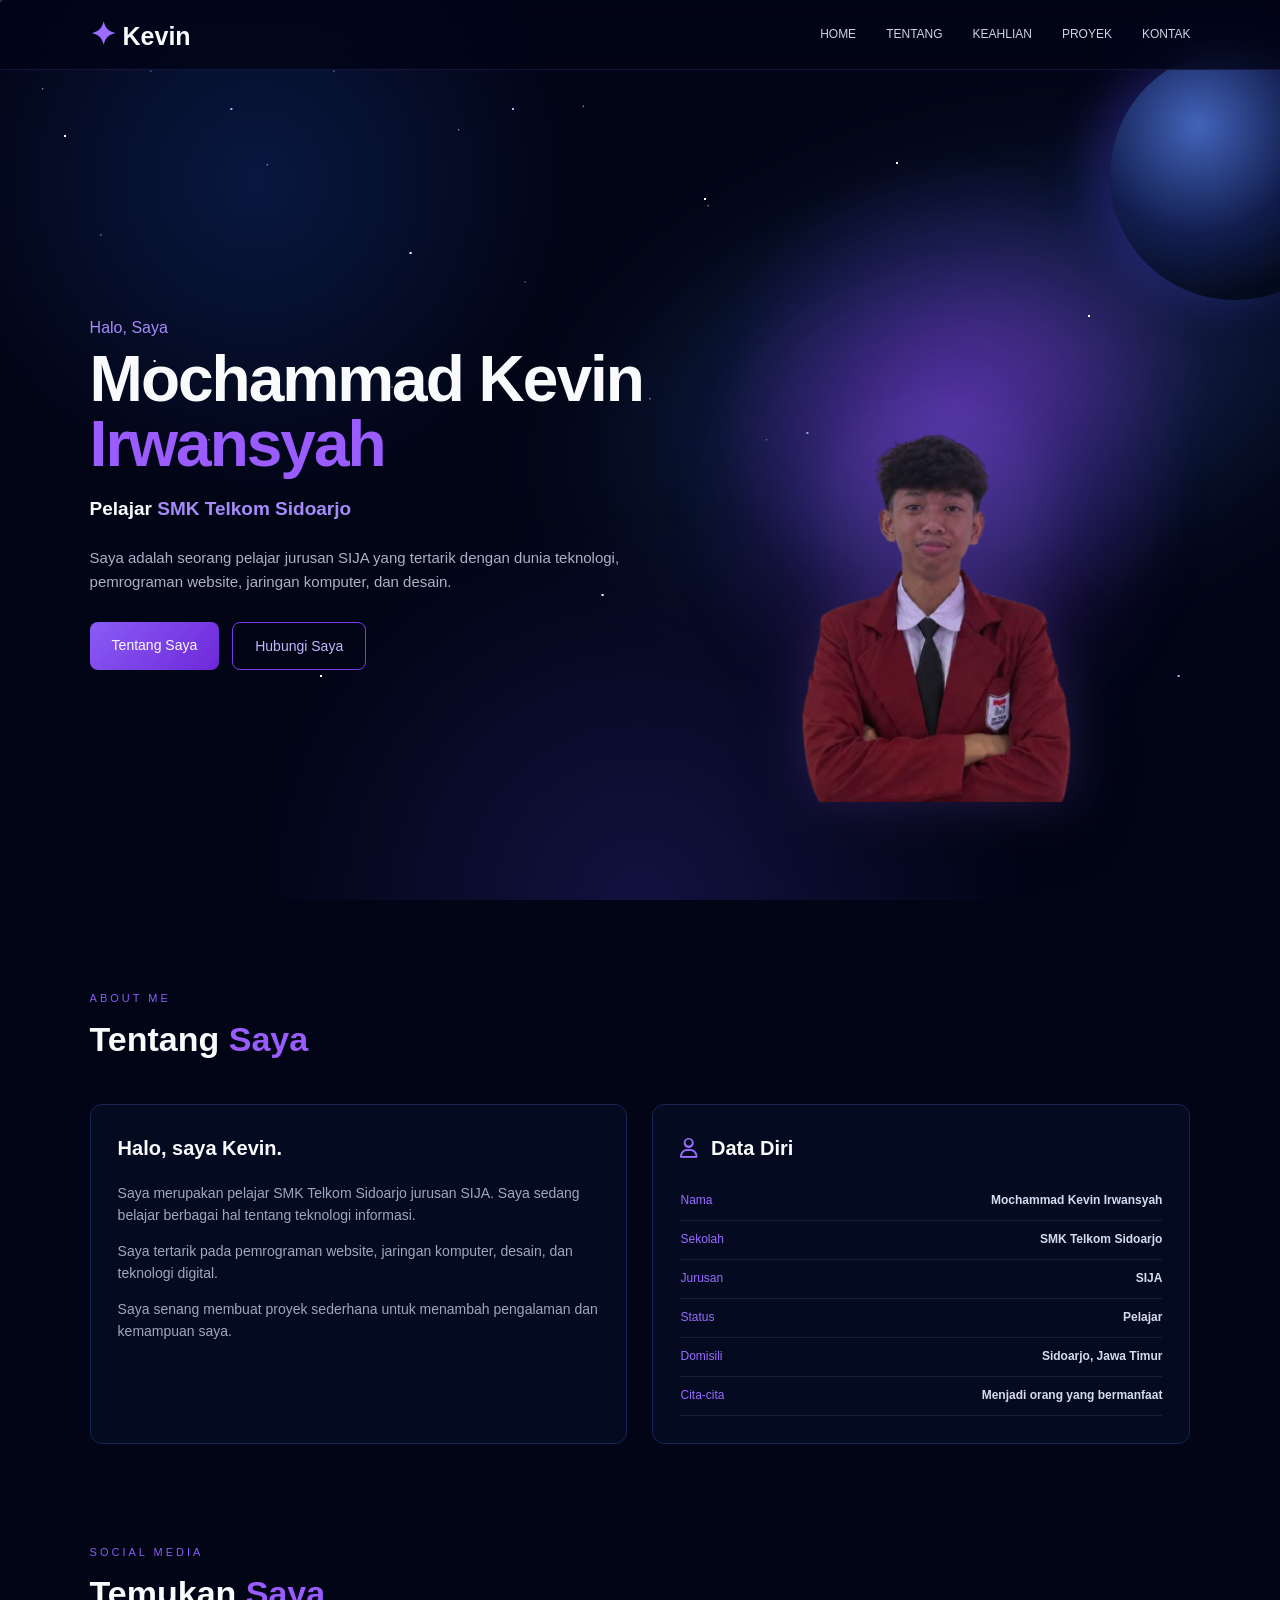
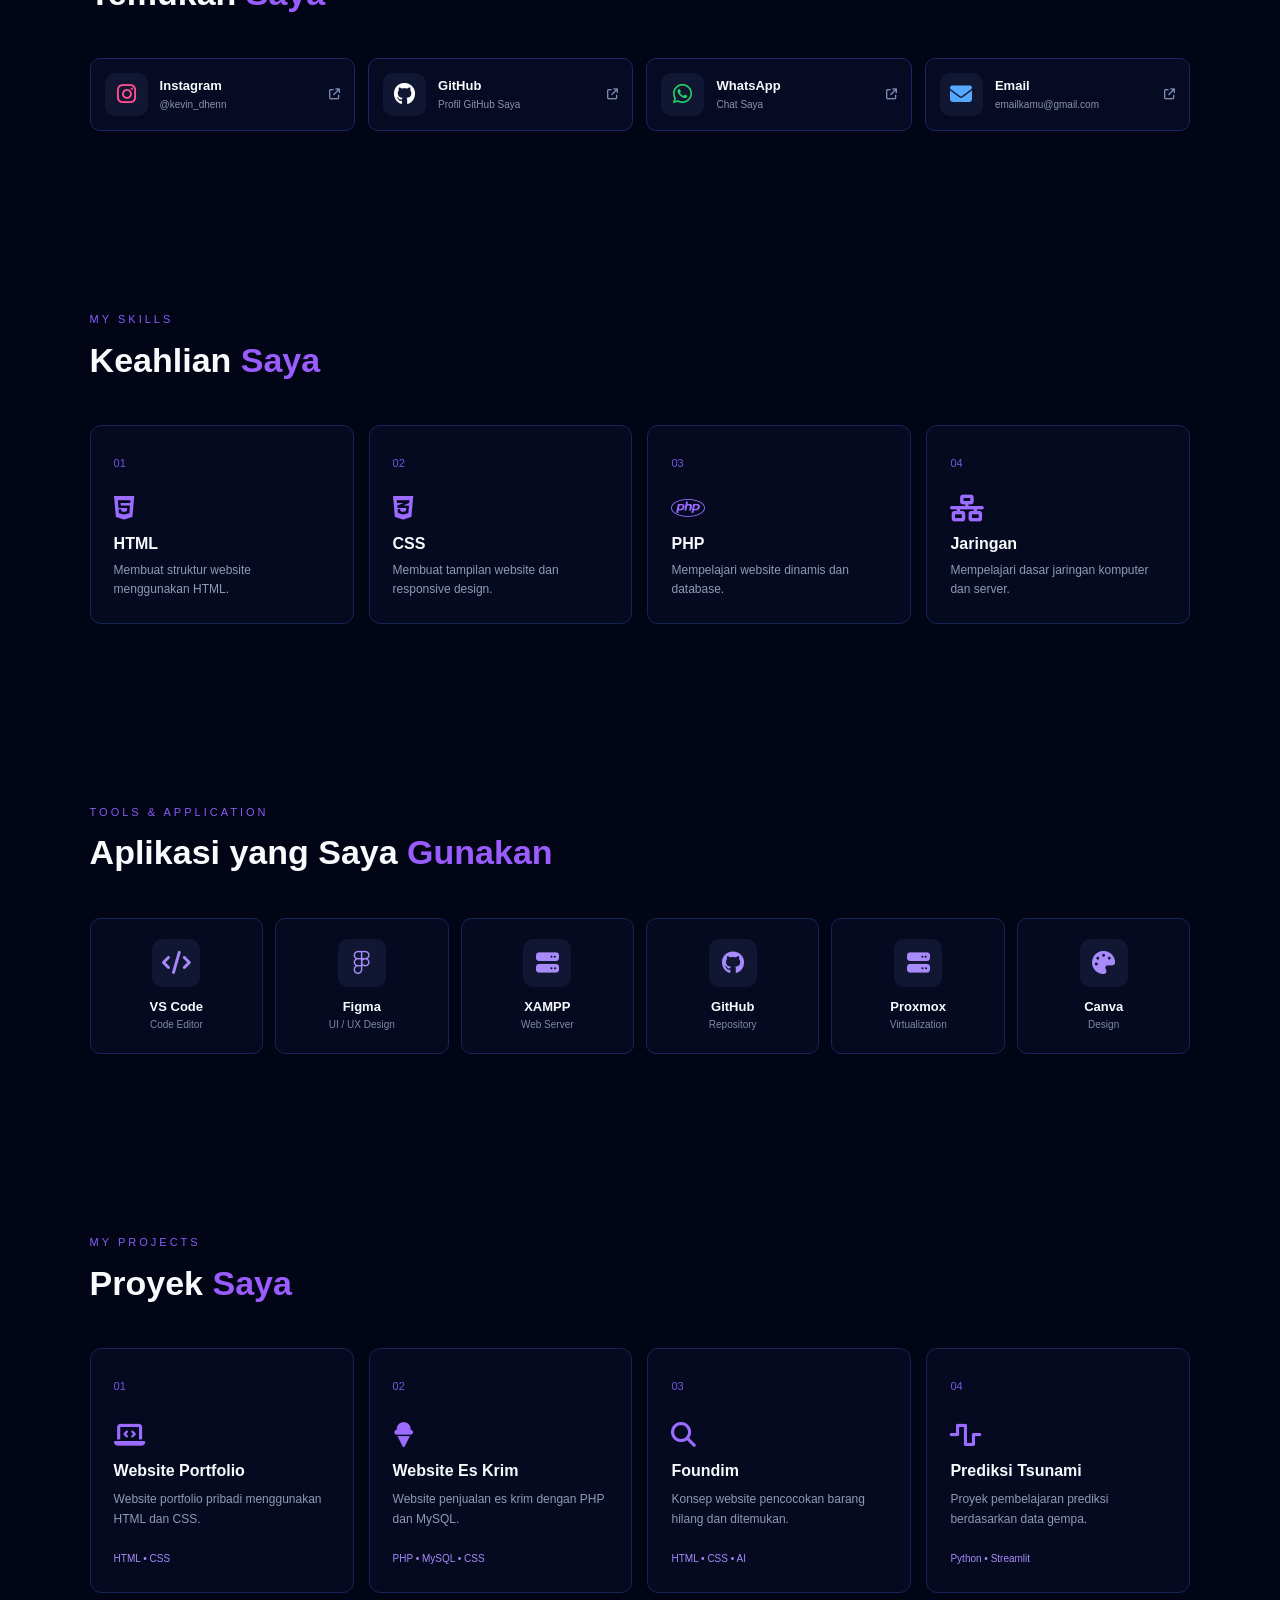
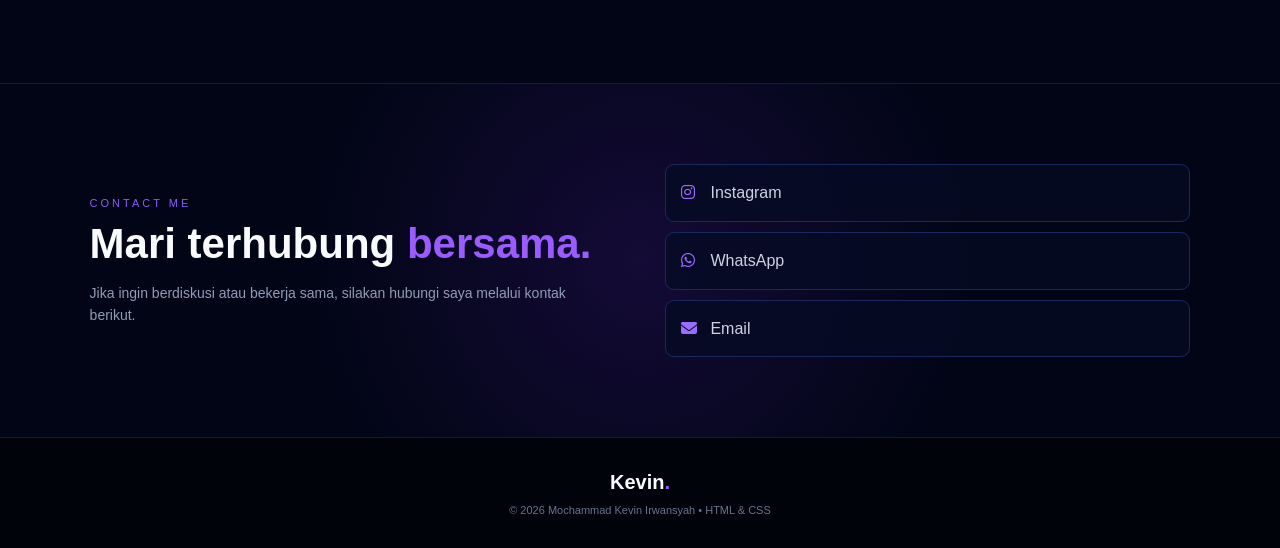
<file: new_profil/new.html>
<!DOCTYPE html>
<html lang="id">
<head>
    <meta charset="UTF-8">
    <meta name="viewport" content="width=device-width, initial-scale=1.0">

    <title>Portfolio | Mochammad Kevin Irwansyah</title>

    <link rel="stylesheet" href="new.css">

    <!-- Icon aplikasi -->
    <link rel="stylesheet"
          href="https://cdnjs.cloudflare.com/ajax/libs/font-awesome/6.5.2/css/all.min.css">
</head>

<body>

    <!-- NAVBAR -->
    <header class="navbar">
        <a href="#home" class="logo">
            <span>✦</span> Kevin
        </a>

        <input type="checkbox" id="menu">
        <label for="menu" class="menu-btn">
            <i class="fa-solid fa-bars"></i>
        </label>

        <nav>
            <a href="#home">HOME</a>
            <a href="#about">TENTANG</a>
            <a href="#skills">KEAHLIAN</a>
            <a href="#projects">PROYEK</a>
            <a href="#contact">KONTAK</a>
        </nav>
    </header>


    <!-- HERO -->
    <main>
        <section id="home" class="hero">

            <div class="stars"></div>

            <div class="hero-content">

                <div class="hero-text">
                    <p class="hello">Halo, Saya</p>

                    <h1>
                        Mochammad Kevin
                        <span>Irwansyah</span>
                    </h1>

                    <h2>
                        Pelajar <span>SMK Telkom Sidoarjo</span>
                    </h2>

                    <p class="description">
                        Saya adalah seorang pelajar jurusan SIJA yang
                        tertarik dengan dunia teknologi, pemrograman
                        website, jaringan komputer, dan desain.
                    </p>

                    <div class="buttons">
                        <a href="#about" class="btn">Tentang Saya</a>
                        <a href="#contact" class="btn-outline">Hubungi Saya</a>
                    </div>
                </div>


                <!-- FOTO -->
                <div class="hero-photo">
                    <div class="photo-glow"></div>

                    <img src="WhatsApp_Image_2026-09-10_at_07.56.14-removebg-preview.png"
                         alt="Foto Mochammad Kevin Irwansyah">
                </div>

            </div>
        </section>


        <!-- TENTANG -->
        <section id="about" class="section">
            <div class="section-heading">
                <p>ABOUT ME</p>
                <h2>Tentang <span>Saya</span></h2>
            </div>

            <div class="about-grid">

                <div class="about-text">
                    <h3>Halo, saya Kevin.</h3>

                    <p>
                        Saya merupakan pelajar SMK Telkom Sidoarjo
                        jurusan SIJA. Saya sedang belajar berbagai
                        hal tentang teknologi informasi.
                    </p>

                    <p>
                        Saya tertarik pada pemrograman website,
                        jaringan komputer, desain, dan teknologi
                        digital.
                    </p>

                    <p>
                        Saya senang membuat proyek sederhana untuk
                        menambah pengalaman dan kemampuan saya.
                    </p>
                </div>


                <div class="data-card">
                    <h3><i class="fa-regular fa-user"></i> Data Diri</h3>

                    <div class="data-row">
                        <span>Nama</span>
                        <strong>Mochammad Kevin Irwansyah</strong>
                    </div>

                    <div class="data-row">
                        <span>Sekolah</span>
                        <strong>SMK Telkom Sidoarjo</strong>
                    </div>

                    <div class="data-row">
                        <span>Jurusan</span>
                        <strong>SIJA</strong>
                    </div>

                    <div class="data-row">
                        <span>Status</span>
                        <strong>Pelajar</strong>
                    </div>

                    <div class="data-row">
                        <span>Domisili</span>
                        <strong>Sidoarjo, Jawa Timur</strong>
                    </div>

                    <div class="data-row">
                        <span>Cita-cita</span>
                        <strong>Menjadi orang yang bermanfaat</strong>
                    </div>
                </div>

            </div>
        </section>


        <!-- SOSIAL MEDIA -->
        <section class="section social-section">
            <div class="section-heading">
                <p>SOCIAL MEDIA</p>
                <h2>Temukan <span>Saya</span></h2>
            </div>

            <div class="social-grid">

                <a class="social-card" href="https://www.instagram.com/dhenn_k206?stkn=bm50NWIxN3g3eTgw" target="_blank">
                    <div class="social-icon instagram">
                        <i class="fa-brands fa-instagram"></i>
                    </div>
                    <div>
                        <h3>Instagram</h3>
                        <p>@kevin_dhenn</p>
                    </div>
                    <i class="fa-solid fa-arrow-up-right-from-square arrow"></i>
                </a>

                <a class="social-card" href="https://github.com/kevinirwansya398-rgb" target="_blank">
                    <div class="social-icon github">
                        <i class="fa-brands fa-github"></i>
                    </div>
                    <div>
                        <h3>GitHub</h3>
                        <p>Profil GitHub Saya</p>
                    </div>
                    <i class="fa-solid fa-arrow-up-right-from-square arrow"></i>
                </a>

                <a class="social-card" href="https://wa.me/6281234567890" target="_blank">
                    <div class="social-icon whatsapp">
                        <i class="fa-brands fa-whatsapp"></i>
                    </div>
                    <div>
                        <h3>WhatsApp</h3>
                        <p>Chat Saya</p>
                    </div>
                    <i class="fa-solid fa-arrow-up-right-from-square arrow"></i>
                </a>

                <a class="social-card" href="kevinirwansyah398@gmail.com">
                    <div class="social-icon email">
                        <i class="fa-solid fa-envelope"></i>
                    </div>
                    <div>
                        <h3>Email</h3>
                        <p>emailkamu@gmail.com</p>
                    </div>
                    <i class="fa-solid fa-arrow-up-right-from-square arrow"></i>
                </a>

            </div>
        </section>


        <!-- KEAHLIAN -->
        <section id="skills" class="section">
            <div class="section-heading">
                <p>MY SKILLS</p>
                <h2>Keahlian <span>Saya</span></h2>
            </div>

            <div class="skills-grid">

                <article class="skill-card">
                    <span>01</span>
                    <i class="fa-brands fa-html5"></i>
                    <h3>HTML</h3>
                    <p>Membuat struktur website menggunakan HTML.</p>
                </article>

                <article class="skill-card">
                    <span>02</span>
                    <i class="fa-brands fa-css3-alt"></i>
                    <h3>CSS</h3>
                    <p>Membuat tampilan website dan responsive design.</p>
                </article>

                <article class="skill-card">
                    <span>03</span>
                    <i class="fa-brands fa-php"></i>
                    <h3>PHP</h3>
                    <p>Mempelajari website dinamis dan database.</p>
                </article>

                <article class="skill-card">
                    <span>04</span>
                    <i class="fa-solid fa-network-wired"></i>
                    <h3>Jaringan</h3>
                    <p>Mempelajari dasar jaringan komputer dan server.</p>
                </article>

            </div>
        </section>


        <!-- APLIKASI -->
        <section class="section">
            <div class="section-heading">
                <p>TOOLS & APPLICATION</p>
                <h2>Aplikasi yang Saya <span>Gunakan</span></h2>
            </div>

            <div class="apps-grid">

                <div class="app-card">
                    <i class="fa-solid fa-code"></i>
                    <h3>VS Code</h3>
                    <p>Code Editor</p>
                </div>

                <div class="app-card">
                    <i class="fa-brands fa-figma"></i>
                    <h3>Figma</h3>
                    <p>UI / UX Design</p>
                </div>

                <div class="app-card">
                    <i class="fa-solid fa-server"></i>
                    <h3>XAMPP</h3>
                    <p>Web Server</p>
                </div>

                <div class="app-card">
                    <i class="fa-brands fa-github"></i>
                    <h3>GitHub</h3>
                    <p>Repository</p>
                </div>

                <div class="app-card">
                    <i class="fa-solid fa-server"></i>
                    <h3>Proxmox</h3>
                    <p>Virtualization</p>
                </div>

                <div class="app-card">
                    <i class="fa-solid fa-palette"></i>
                    <h3>Canva</h3>
                    <p>Design</p>
                </div>

            </div>
        </section>


        <!-- PROYEK -->
        <section id="projects" class="section">
            <div class="section-heading">
                <p>MY PROJECTS</p>
                <h2>Proyek <span>Saya</span></h2>
            </div>

            <div class="project-grid">

                <article class="project-card">
                    <span>01</span>
                    <i class="fa-solid fa-laptop-code"></i>
                    <h3>Website Portfolio</h3>
                    <p>Website portfolio pribadi menggunakan HTML dan CSS.</p>
                    <small>HTML • CSS</small>
                </article>

                <article class="project-card">
                    <span>02</span>
                    <i class="fa-solid fa-ice-cream"></i>
                    <h3>Website Es Krim</h3>
                    <p>Website penjualan es krim dengan PHP dan MySQL.</p>
                    <small>PHP • MySQL • CSS</small>
                </article>

                <article class="project-card">
                    <span>03</span>
                    <i class="fa-solid fa-magnifying-glass"></i>
                    <h3>Foundim</h3>
                    <p>Konsep website pencocokan barang hilang dan ditemukan.</p>
                    <small>HTML • CSS • AI</small>
                </article>

                <article class="project-card">
                    <span>04</span>
                    <i class="fa-solid fa-wave-square"></i>
                    <h3>Prediksi Tsunami</h3>
                    <p>Proyek pembelajaran prediksi berdasarkan data gempa.</p>
                    <small>Python • Streamlit</small>
                </article>

            </div>
        </section>


        <!-- KONTAK -->
        <section id="contact" class="contact">
            <div class="contact-inner">

                <div>
                    <p class="contact-label">CONTACT ME</p>
                    <h2>Mari terhubung <span>bersama.</span></h2>
                    <p>
                        Jika ingin berdiskusi atau bekerja sama,
                        silakan hubungi saya melalui kontak berikut.
                    </p>
                </div>

                <div class="contact-links">
                    <a href="https://www.instagram.com/dhenn_k206?stkn=bm50NWIxN3g3eTgw" target="_blank">
                        <i class="fa-brands fa-instagram"></i>
                        Instagram
                    </a>

                    <a href="https://wa.me/qr/O5YS5M4HK3BCL1?s=v" target="_blank">
                        <i class="fa-brands fa-whatsapp"></i>
                        WhatsApp
                    </a>

                    <a href="kevinirwansyah398@gmail.com">
                        <i class="fa-solid fa-envelope"></i>
                        Email
                    </a>
                </div>

            </div>
        </section>
    </main>


    <!-- FOOTER -->
    <footer>
        <strong>Kevin<span>.</span></strong>
        <p>© 2026 Mochammad Kevin Irwansyah • HTML & CSS</p>
    </footer>

</body>
</html>
</file>
<file: new_profil/new.css>
/* =========================
   RESET
========================= */

* {
    margin: 0;
    padding: 0;
    box-sizing: border-box;
}

html {
    scroll-behavior: smooth;
}

body {
    font-family: Arial, Helvetica, sans-serif;
    color: #f8fafc;
    background: #020516;
    line-height: 1.6;
}

a {
    color: inherit;
    text-decoration: none;
}


/* =========================
   NAVBAR
========================= */

.navbar {
    width: 100%;
    height: 70px;
    padding: 0 7%;
    position: fixed;
    top: 0;
    z-index: 1000;

    display: flex;
    align-items: center;
    justify-content: space-between;

    background: rgba(2, 5, 22, .78);
    border-bottom: 1px solid rgba(139, 92, 246, .16);
    backdrop-filter: blur(12px);
}

.logo {
    font-size: 25px;
    font-weight: 700;
}

.logo span {
    color: #9b6cff;
    font-size: 31px;
}

.navbar nav {
    display: flex;
    gap: 30px;
}

.navbar nav a {
    color: #cbd5e1;
    font-size: 12px;
    transition: .25s;
}

.navbar nav a:hover {
    color: #a78bfa;
}

#menu {
    display: none;
}

.menu-btn {
    display: none;
    font-size: 24px;
    cursor: pointer;
}


/* =========================
   HERO GALAXY
========================= */

.hero {
    min-height: 100vh;
    position: relative;
    overflow: hidden;

    background:
        radial-gradient(circle at 75% 45%, rgba(124, 58, 237, .35), transparent 23%),
        radial-gradient(circle at 20% 20%, rgba(37, 99, 235, .20), transparent 25%),
        radial-gradient(circle at 50% 100%, rgba(79, 70, 229, .20), transparent 35%),
        #020516;
}

/* Nebula */
.hero::before {
    content: "";
    position: absolute;
    width: 900px;
    height: 500px;
    right: -150px;
    top: 130px;

    background:
        radial-gradient(ellipse,
        rgba(139, 92, 246, .42),
        rgba(59, 130, 246, .14) 40%,
        transparent 70%);

    filter: blur(35px);
    transform: rotate(-15deg);
}

/* Planet */
.hero::after {
    content: "";
    position: absolute;
    width: 250px;
    height: 250px;
    right: -80px;
    top: 50px;

    border-radius: 50%;

    background:
        radial-gradient(circle at 35% 30%,
        #5e8cff,
        #17245f 45%,
        #030817 72%);

    box-shadow:
        -20px 0 45px rgba(79, 70, 229, .45);

    opacity: .7;
}

.hero-content {
    width: 86%;
    max-width: 1180px;
    min-height: 100vh;
    margin: auto;
    padding-top: 85px;

    display: flex;
    align-items: center;
    justify-content: space-between;

    position: relative;
    z-index: 3;
}


/* =========================
   STARS
========================= */

.stars,
.stars::before,
.stars::after {
    position: absolute;
    inset: 0;
    pointer-events: none;
}

.stars::before,
.stars::after {
    content: "";
    width: 2px;
    height: 2px;

    background: white;
    box-shadow:
        5vw 15vh #fff,
        12vw 40vh #fff,
        18vw 12vh #9fb7ff,
        25vw 75vh #fff,
        32vw 28vh #fff,
        40vw 12vh #aabaff,
        47vw 66vh #fff,
        55vw 22vh #fff,
        63vw 48vh #aabaff,
        70vw 18vh #fff,
        78vw 68vh #fff,
        85vw 35vh #fff,
        92vw 75vh #aabaff;
}

.stars::after {
    transform: scale(.65);
    opacity: .6;
}


/* =========================
   HERO TEXT
========================= */

.hero-text {
    width: 52%;
}

.hello {
    color: #a78bfa;
    margin-bottom: 7px;
}

.hero-text h1 {
    font-size: clamp(42px, 5vw, 67px);
    line-height: 1.02;
    margin-bottom: 16px;
    letter-spacing: -2px;
}

.hero-text h1 span {
    display: block;
    color: #9b5cff;
}

.hero-text h2 {
    font-size: 19px;
    margin-bottom: 22px;
}

.hero-text h2 span {
    color: #a78bfa;
}

.description {
    max-width: 530px;
    color: #aab2c5;
    font-size: 15px;
}

.buttons {
    margin-top: 28px;
    display: flex;
    gap: 13px;
}

.btn,
.btn-outline {
    padding: 12px 22px;
    border-radius: 8px;
    font-size: 14px;
    transition: .25s;
}

.btn {
    background: linear-gradient(135deg, #8b5cf6, #6d28d9);
}

.btn:hover,
.btn-outline:hover {
    transform: translateY(-3px);
}

.btn-outline {
    border: 1px solid #7c3aed;
    color: #c4b5fd;
}


/* =========================
   FOTO
========================= */

.hero-photo {
    width: 46%;
    height: 620px;

    display: flex;
    justify-content: center;
    align-items: flex-end;

    position: relative;
}

/*
    Jika foto JPEG masih putih,
    multiply membuat putih menyatu
    dengan background gelap.

    Untuk hasil benar-benar transparan,
    gunakan file PNG yang sudah dihapus
    background-nya.
*/

.hero-photo img {
    height: 600px;
    width: auto;
    max-width: 100%;

    object-fit: contain;

    position: relative;
    z-index: 3;

    border: 0;
    border-radius: 0;
    background: transparent;

    mix-blend-mode: multiply;

    filter:
        drop-shadow(0 0 25px rgba(139, 92, 246, .25))
        drop-shadow(0 20px 30px rgba(0, 0, 0, .35));

    transition: .35s;
}

.hero-photo img:hover {
    transform: translateY(-8px) scale(1.01);
}

.photo-glow {
    position: absolute;
    width: 500px;
    height: 500px;
    left: 50%;
    bottom: 40px;
    transform: translateX(-50%);

    border-radius: 50%;

    background:
        radial-gradient(circle,
        rgba(139, 92, 246, .48),
        rgba(76, 29, 149, .18) 42%,
        transparent 70%);

    filter: blur(20px);
}


/* =========================
   SECTION
========================= */

.section {
    width: 86%;
    max-width: 1180px;
    margin: auto;
    padding: 90px 0;
}

.section-heading {
    margin-bottom: 38px;
}

.section-heading p {
    color: #8b5cf6;
    letter-spacing: 3px;
    font-size: 11px;
    margin-bottom: 4px;
}

.section-heading h2 {
    font-size: 34px;
}

.section-heading h2 span {
    color: #9b5cff;
}


/* =========================
   ABOUT
========================= */

.about-grid {
    display: grid;
    grid-template-columns: 1fr 1fr;
    gap: 25px;
}

.about-text,
.data-card {
    padding: 27px;
    background: rgba(6, 11, 35, .82);
    border: 1px solid #182455;
    border-radius: 12px;
}

.about-text h3,
.data-card h3 {
    margin-bottom: 18px;
    font-size: 20px;
}

.about-text p {
    color: #9da8c0;
    margin-bottom: 13px;
    font-size: 14px;
}

.data-card h3 i {
    color: #9b6cff;
    margin-right: 7px;
}

.data-row {
    min-height: 39px;
    display: flex;
    align-items: center;
    justify-content: space-between;
    gap: 20px;
    border-bottom: 1px solid #151e3b;
    font-size: 12px;
}

.data-row span {
    color: #9b6cff;
}

.data-row strong {
    color: #d7dced;
    text-align: right;
}


/* =========================
   SOCIAL
========================= */

.social-section {
    padding-top: 10px;
}

.social-grid {
    display: grid;
    grid-template-columns: repeat(4, 1fr);
    gap: 13px;
}

.social-card {
    display: flex;
    align-items: center;
    gap: 12px;

    min-width: 0;
    padding: 14px;

    background: rgba(7, 12, 37, .9);
    border: 1px solid #1b2860;
    border-radius: 10px;

    transition: .25s;
}

.social-card:hover {
    transform: translateY(-4px);
    border-color: #8b5cf6;
    box-shadow: 0 10px 30px rgba(76, 29, 149, .18);
}

.social-icon {
    width: 43px;
    height: 43px;
    flex-shrink: 0;

    display: flex;
    align-items: center;
    justify-content: center;

    border-radius: 10px;
    background: #111733;
    font-size: 22px;
}

.instagram { color: #ff4f91; }
.github { color: #fff; }
.whatsapp { color: #25d366; }
.email { color: #55a8ff; }

.social-card h3 {
    font-size: 13px;
}

.social-card p {
    color: #8993ad;
    font-size: 10px;
}

.arrow {
    margin-left: auto;
    color: #7c8ab0;
    font-size: 11px;
}


/* =========================
   SKILLS
========================= */

.skills-grid {
    display: grid;
    grid-template-columns: repeat(4, 1fr);
    gap: 15px;
}

.skill-card {
    padding: 23px;
    min-height: 190px;

    background: rgba(6, 11, 35, .85);
    border: 1px solid #182455;
    border-radius: 11px;

    transition: .25s;
}

.skill-card:hover {
    border-color: #8b5cf6;
    transform: translateY(-4px);
}

.skill-card > span {
    color: #7757d9;
    font-size: 11px;
}

.skill-card > i {
    display: block;
    margin: 20px 0 9px;
    color: #9b6cff;
    font-size: 27px;
}

.skill-card h3 {
    font-size: 16px;
}

.skill-card p {
    margin-top: 5px;
    color: #8f9ab4;
    font-size: 12px;
}


/* =========================
   APPS
========================= */

.apps-grid {
    display: grid;
    grid-template-columns: repeat(6, 1fr);
    gap: 12px;
}

.app-card {
    padding: 20px 10px;
    text-align: center;

    background: rgba(6, 11, 35, .85);
    border: 1px solid #182455;
    border-radius: 10px;

    transition: .25s;
}

.app-card:hover {
    transform: translateY(-4px);
    border-color: #8b5cf6;
}

.app-card i {
    width: 48px;
    height: 48px;
    margin: auto;
    display: flex;
    align-items: center;
    justify-content: center;

    border-radius: 10px;
    background: #111733;
    color: #a78bfa;
    font-size: 23px;
}

.app-card h3 {
    margin-top: 10px;
    font-size: 13px;
}

.app-card p {
    color: #7f8aa5;
    font-size: 10px;
}


/* =========================
   PROJECT
========================= */

.project-grid {
    display: grid;
    grid-template-columns: repeat(4, 1fr);
    gap: 15px;
}

.project-card {
    padding: 23px;
    min-height: 220px;

    background: rgba(6, 11, 35, .85);
    border: 1px solid #182455;
    border-radius: 11px;

    transition: .25s;
}

.project-card:hover {
    transform: translateY(-4px);
    border-color: #8b5cf6;
}

.project-card > span {
    color: #7757d9;
    font-size: 11px;
}

.project-card > i {
    display: block;
    margin: 25px 0 10px;
    color: #9b6cff;
    font-size: 25px;
}

.project-card h3 {
    font-size: 16px;
}

.project-card p {
    margin: 7px 0 15px;
    color: #8f9ab4;
    font-size: 12px;
}

.project-card small {
    color: #a78bfa;
    font-size: 10px;
}


/* =========================
   CONTACT
========================= */

.contact {
    padding: 80px 7%;
    border-top: 1px solid #141d3c;

    background:
        radial-gradient(circle at 50% 50%,
        rgba(91, 33, 182, .20),
        transparent 50%);
}

.contact-inner {
    max-width: 1180px;
    margin: auto;

    display: grid;
    grid-template-columns: 1fr 1fr;
    gap: 50px;
    align-items: center;
}

.contact-label {
    color: #8b5cf6;
    letter-spacing: 3px;
    font-size: 11px;
}

.contact h2 {
    margin: 8px 0 15px;
    font-size: 42px;
    line-height: 1.1;
}

.contact h2 span {
    color: #9b5cff;
}

.contact-inner > div:first-child > p:last-child {
    color: #919cb5;
    font-size: 14px;
    max-width: 500px;
}

.contact-links {
    display: flex;
    flex-direction: column;
    gap: 10px;
}

.contact-links a {
    padding: 15px;
    border: 1px solid #1b2860;
    border-radius: 9px;
    color: #cbd5e1;
    background: rgba(6, 11, 35, .8);
    transition: .25s;
}

.contact-links a:hover {
    color: #a78bfa;
    border-color: #8b5cf6;
}

.contact-links i {
    width: 25px;
    color: #9b6cff;
}


/* =========================
   FOOTER
========================= */

footer {
    padding: 28px 20px;
    text-align: center;
    background: #01030b;
    border-top: 1px solid #111a37;
}

footer strong {
    font-size: 20px;
}

footer strong span {
    color: #9b5cff;
}

footer p {
    margin-top: 4px;
    color: #68738d;
    font-size: 11px;
}


/* =========================
   TABLET
========================= */

@media (max-width: 950px) {

    .hero-content {
        width: 90%;
    }

    .hero-text h1 {
        font-size: 47px;
    }

    .hero-photo img {
        height: 500px;
    }

    .social-grid {
        grid-template-columns: repeat(2, 1fr);
    }

    .skills-grid {
        grid-template-columns: repeat(2, 1fr);
    }

    .apps-grid {
        grid-template-columns: repeat(3, 1fr);
    }

    .project-grid {
        grid-template-columns: repeat(2, 1fr);
    }
}


/* =========================
   HP
========================= */

@media (max-width: 650px) {

    .navbar {
        padding: 0 20px;
    }

    .menu-btn {
        display: block;
    }

    .navbar nav {
        display: none;

        position: absolute;
        top: 70px;
        left: 0;
        width: 100%;

        flex-direction: column;
        gap: 0;

        background: #03071b;
        border-bottom: 1px solid #182455;
    }

    .navbar nav a {
        padding: 14px;
        text-align: center;
        border-top: 1px solid #141d3c;
    }

    #menu:checked ~ nav {
        display: flex;
    }


    .hero {
        min-height: auto;
    }

    .hero-content {
        width: 90%;
        min-height: auto;
        padding-top: 120px;
        padding-bottom: 40px;

        flex-direction: column;
        text-align: center;
    }

    .hero-text {
        width: 100%;
    }

    .hero-text h1 {
        font-size: 39px;
        letter-spacing: -1px;
    }

    .hero-text h2 {
        font-size: 16px;
    }

    .description {
        font-size: 13px;
        margin: auto;
    }

    .buttons {
        justify-content: center;
    }

    .hero-photo {
        width: 100%;
        height: 390px;
        margin-top: 10px;
    }

    .hero-photo img {
        height: 390px;
        max-width: 90%;
    }

    .photo-glow {
        width: 330px;
        height: 330px;
    }

    .section {
        width: 90%;
        padding: 65px 0;
    }

    .section-heading h2 {
        font-size: 29px;
    }

    .about-grid,
    .contact-inner {
        grid-template-columns: 1fr;
    }

    .data-row {
        align-items: flex-start;
        flex-direction: column;
        gap: 2px;
        padding: 10px 0;
    }

    .data-row strong {
        text-align: left;
    }

    .social-grid,
    .skills-grid,
    .project-grid {
        grid-template-columns: 1fr;
    }

    .apps-grid {
        grid-template-columns: repeat(2, 1fr);
    }

    .contact {
        padding: 65px 5%;
    }

    .contact h2 {
        font-size: 34px;
    }
}
</file>
